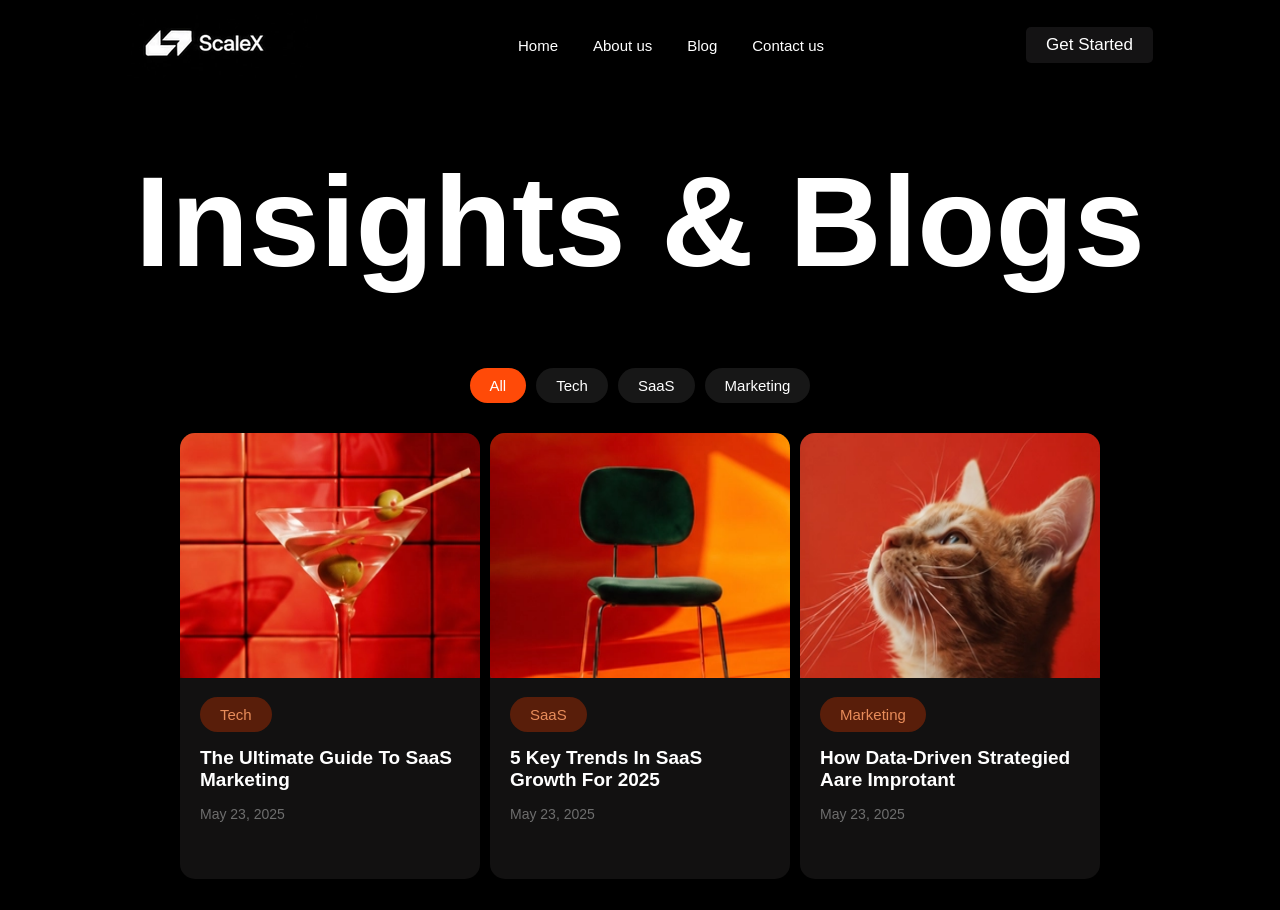
<file: A2-ScaleX/index.html>
<!DOCTYPE html>
<html lang="en">

<head>
    <meta charset="UTF-8">
    <meta name="viewport" content="width=device-width, initial-scale=1.0">
    <title>ScaleX</title>
    <link rel="stylesheet" href="style.css">
</head>

<body>
    <header>
        <nav>
            <div class="logo">
                <img src="./scalex_logo.png" alt="">
            </div>
            <div class="nav-button">
                <a href="#">Home</a>
                <a href="#">About us</a>
                <a href="#">Blog</a>
                <a href="#">Contact us</a>
            </div>
            <div class="get-start">
                <button>Get Started</button>
            </div>
        </nav>
    </header>
    <main>
        <div class="top-text">
            <div class="heading">
                <h1>Insights & Blogs</h1>
            </div>
            <div class="btn">
                <button>All</button>
                <button>Tech</button>
                <button>SaaS</button>
                <button>Marketing</button>
            </div>
        </div>
        <div class="bottom-card">
            <div class="card">
                <img src="./glass_image.png" alt="glassImg">
                <div class="text">
                    <button class="card-btn">Tech</button>
                    <h4>The Ultimate Guide To SaaS Marketing</h4>
                    <p><time datetime="2025-05-23">May 23, 2025</time></p>
                </div>
                
            </div>
            
            <div class="card">
                <img src="./chair_image.png" alt="chairImg">
                <div class="text">
                    <button class="card-btn">SaaS</button>
                    <h4>5 Key Trends In SaaS Growth For 2025</h4>
                    <p><time datetime="2025-05-23">May 23, 2025</time></p>
                </div>
            </div>
            
            <div class="card">
                <img src="./cat_image.png" alt="catImg">
                <div class="text">
                    <button class="card-btn">Marketing</button>
                    <h4>How Data-Driven Strategied Aare Improtant</h4>
                    <p><time datetime="2025-05-23">May 23, 2025</time></p>
                </div>
            </div>
        </div>
    </main>
</body>

</html>
</file>
<file: A2-ScaleX/style.css>
* {
    margin: 0;
    padding: 0;
    box-sizing: border-box;
    font-family: 'Segoe UI', Tahoma, Geneva, Verdana, sans-serif;
}

html,
body {
    width: 100%;
    height: 100%;
    background-color: black;
}

header {
    width: 100%;
    height: 10%;
}

nav {
    height: 100%;
    display: flex;
    align-items: center;
    justify-content: space-evenly;
    padding: 20px;
}

nav .logo {
    height: 100%;
    width: 25%;
    display: flex;
    align-items: center;
    justify-content: center;
}

.logo h2 {
    color: white;
}

nav .nav-button {
    height: 100%;
    width: 40%;
    display: flex;
    align-items: center;
    justify-content: center;
    gap: 35px;
}

nav a {
    text-decoration: none;
    color: white;
    font-size: 15px;
    cursor: pointer;
    font-weight: 500;
}

nav .get-start {
    height: 100%;
    width: 20%;
    display: flex;
    align-items: center;
    justify-content: center;
}

.get-start button {
    padding: 8px 20px;
    color: white;
    border: none;
    background-color: #141314;
    font-size: 17px;
    font-weight: 500;
    border-radius: 5px;

}

main {
    width: 100%;
    height: calc(100% - 80px);
    display: flex;
    flex-direction: column;
    align-items: center;

}

main .top-text {
    width: 100%;
    height: 40%;
    color: white;
}

.top-text .heading {
    width: 100%;
    height: 80%;
    display: flex;
    justify-content: center;
    align-items: center;
}

.heading h1 {
    /* font-size: 140px; */
    font-size: clamp(3rem, 10vw, 8rem); /*used this for larger size font*/
}

.top-text .btn {
    width: 100%;
    height: 20%;
    display: flex;
    justify-content: center;
    align-items: center;
    gap: 10px;
}

.btn button {
    padding: 9px 20px;
    border-radius: 20px;
    border: none;
    background-color: #171717;
    color: white;
    transition: all 0.3s ease-in;
    font-size: 15px;
    font-weight: 500;
}

.btn button:nth-child(1){
    background-color: #ff4a08;
}

.btn button:hover {
    background-color: #ff4a08;
}

main .bottom-card {
    width: 100%;
    height: 58%;
    display: flex;
    justify-content: center;
    align-items: center;
    gap: 10px;
    padding: 15px;
}

.bottom-card .card {
    width: 300px;
    height: 100%;
    background-color: rgba(67, 65, 65, 0.267);
    border-radius: 15px;
}

.card img {
    width: 100%;
    height: 55%;
    border-radius: 15px 15px 0 0;
    margin-bottom: 15px;
}

.card .text {
    display: flex;
    flex-direction: column;
    gap: 15px;
    color: white;
    padding: 0px 20px;
    width: 100%;

}

.text button {
    width: fit-content;
    padding: 9px 20px;
    border-radius: 20px;
    border: none;
    background-color: #591e0a;
    color: #e88c5a;
    font-size: 15px;
    font-weight: 500;
        transition: all 0.3s ease-in;

}

.text button:hover {
    background-color: #ff4a08;
    color: white;
}

.text h4 {
    font-size: 19px;
    font-weight: 600;
}

.text p {
    color: #6e6e6e;
    font-size: 14px;
    font-weight: 500;
}
</file>
